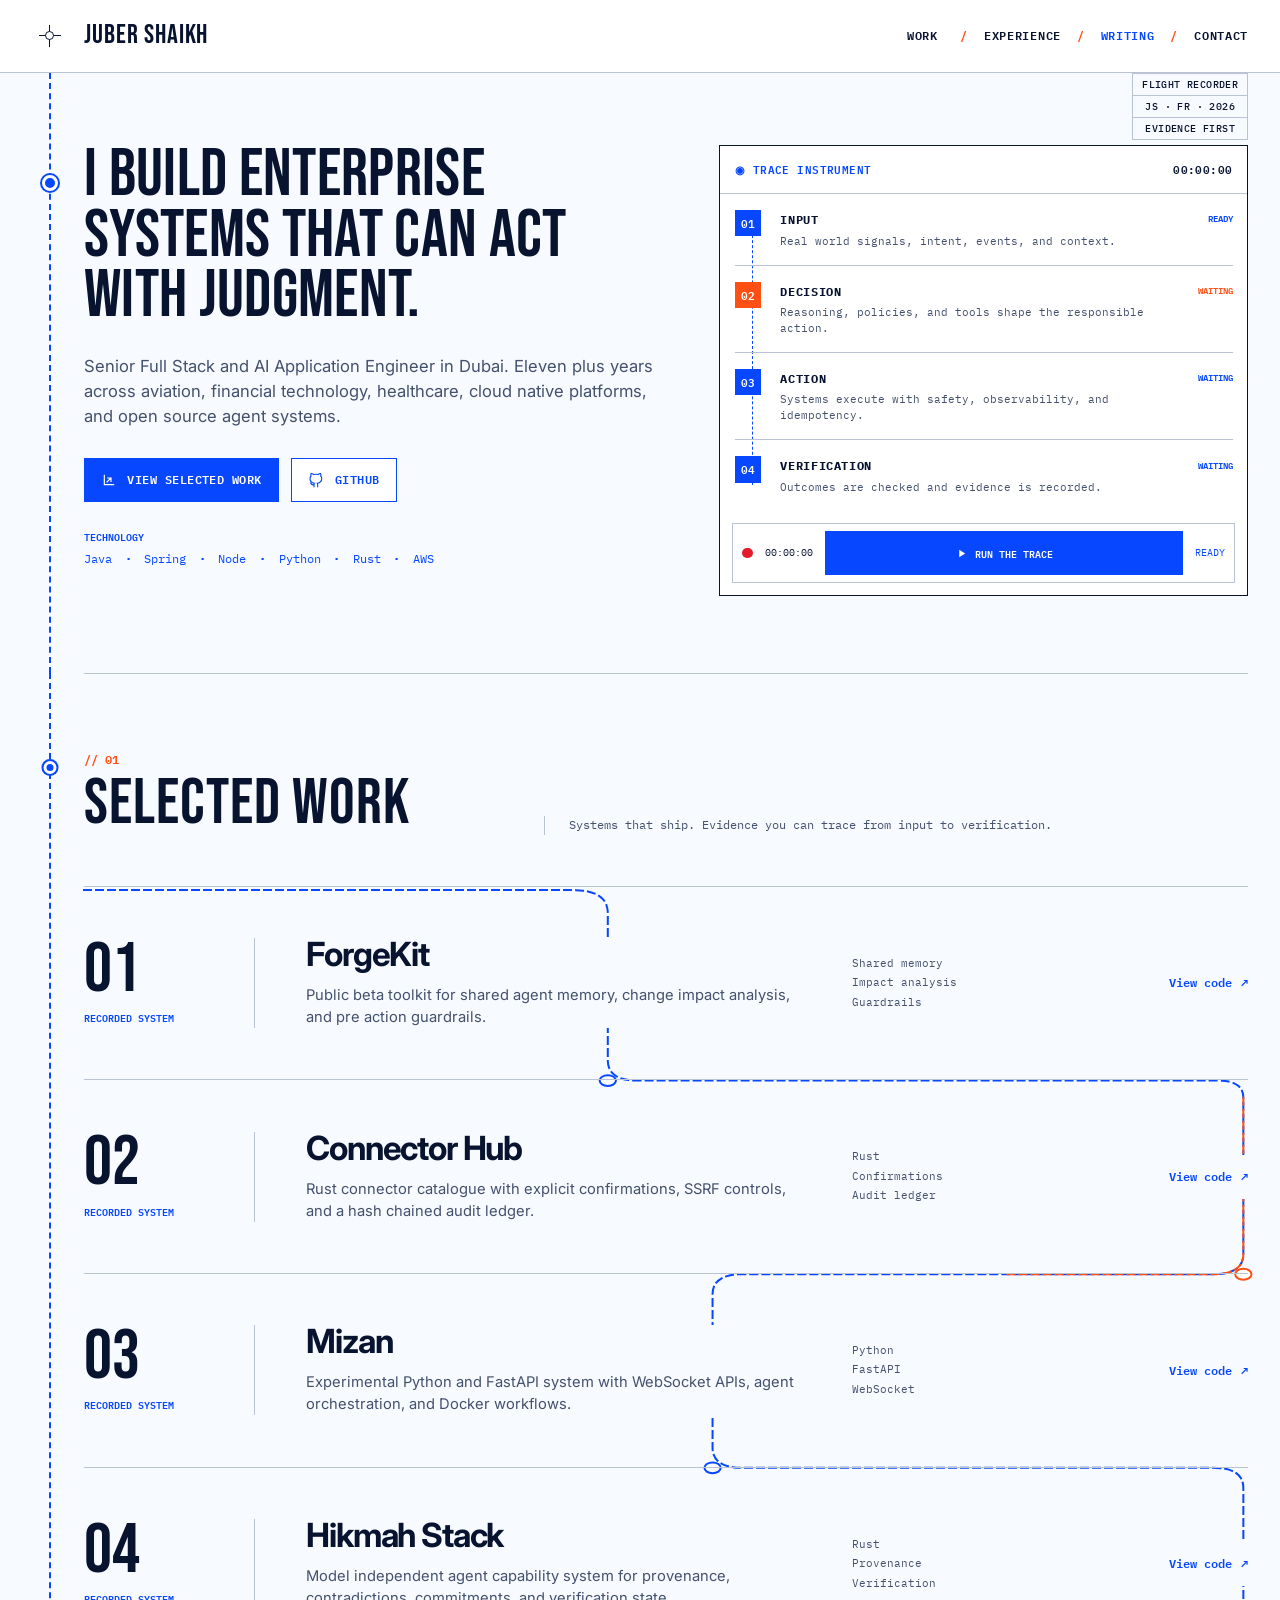
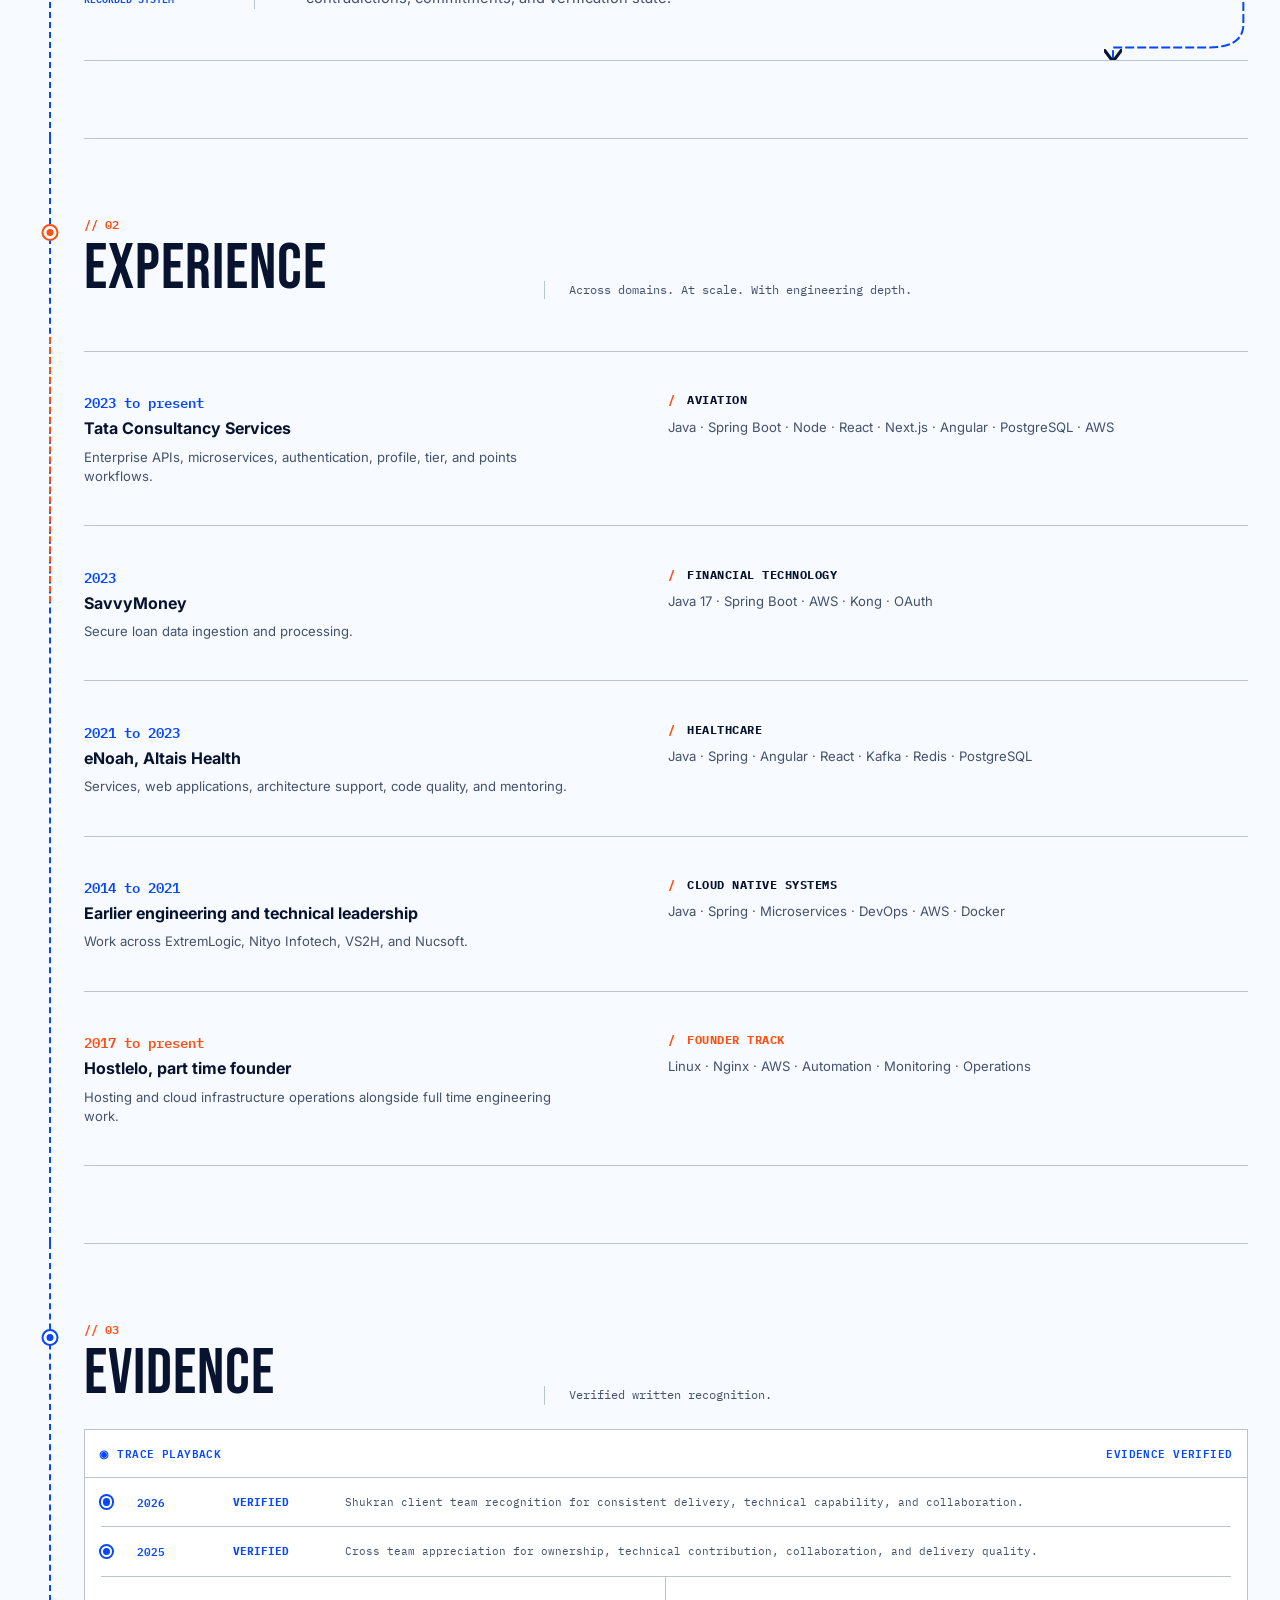
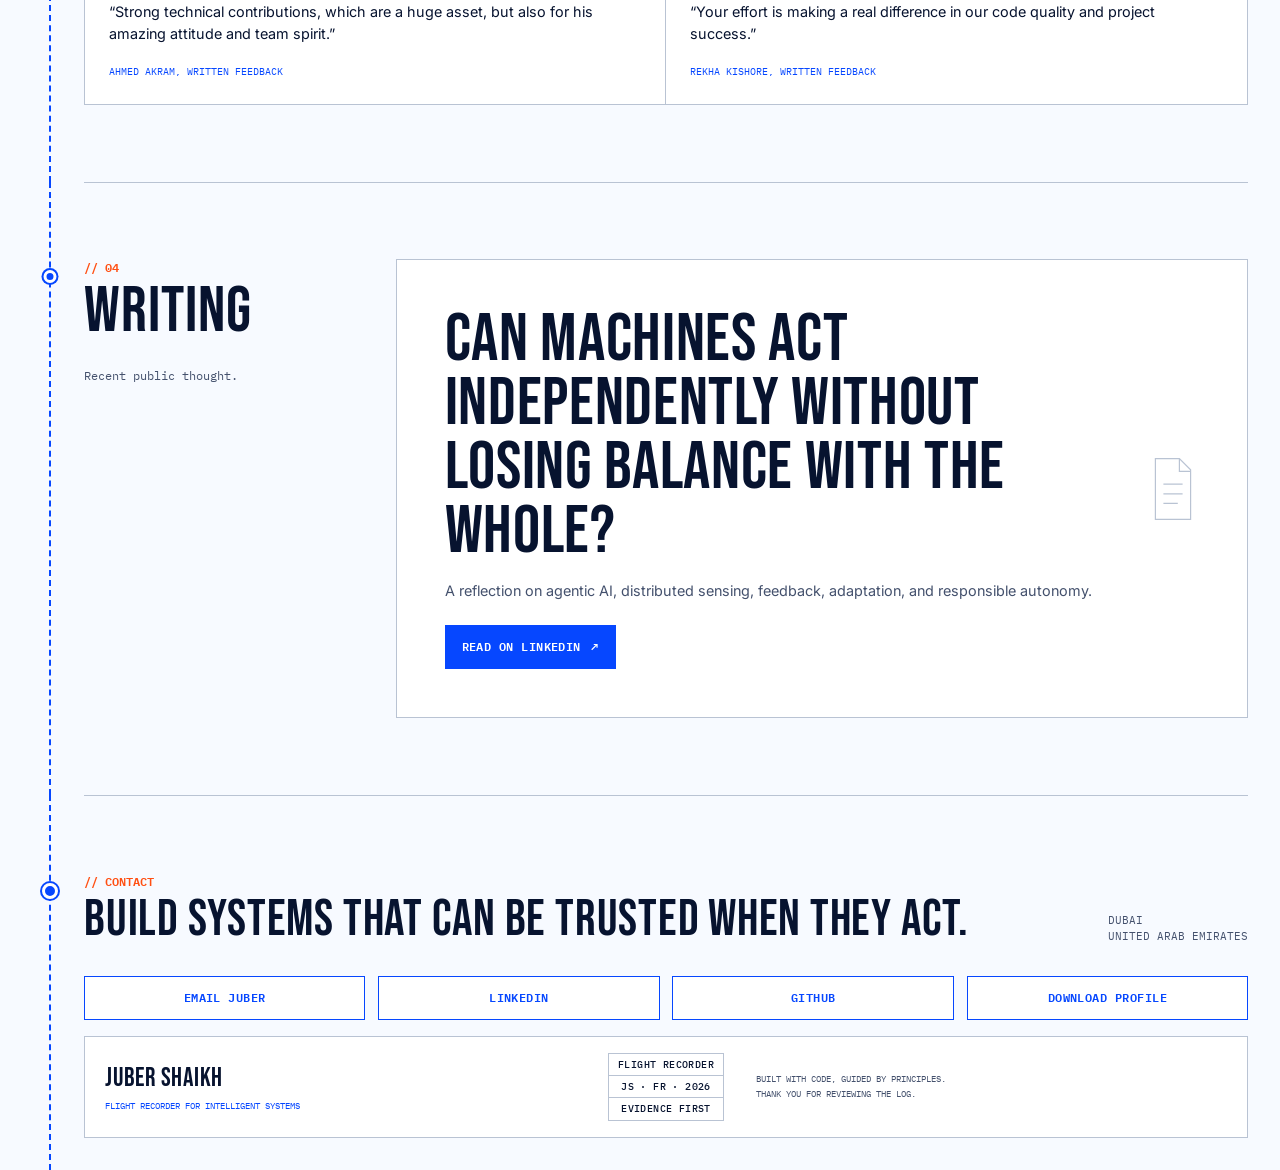
<file: index.html>
<!doctype html>
<html lang="en">
  <head>
    <meta charset="utf-8" />
    <meta name="viewport" content="width=device-width, initial-scale=1" />
    <meta name="theme-color" content="#f7faff" />
    <meta name="color-scheme" content="light" />
    <meta
      name="description"
      content="Senior Full Stack and AI Application Engineer in Dubai. Eleven plus years across aviation, financial technology, healthcare, cloud native platforms, and open source agent systems."
    />
    <meta name="author" content="Juber Shaikh" />
    <meta property="og:type" content="website" />
    <meta property="og:site_name" content="Juber Shaikh" />
    <meta property="og:title" content="I build enterprise systems that can act with judgment." />
    <meta
      property="og:description"
      content="Senior Full Stack and AI Application Engineer in Dubai. Eleven plus years across aviation, financial technology, healthcare, cloud native platforms, and open source agent systems."
    />
    <meta property="og:url" content="https://codewithjuber.github.io/" />
    <meta property="og:image" content="https://codewithjuber.github.io/assets/images/flight-recorder-og.png" />
    <meta property="og:image:width" content="1774" />
    <meta property="og:image:height" content="887" />
    <meta property="og:image:alt" content="Flight recorder visual for Juber Shaikh" />
    <meta name="twitter:card" content="summary_large_image" />
    <meta name="twitter:title" content="I build enterprise systems that can act with judgment." />
    <meta
      name="twitter:description"
      content="Senior Full Stack and AI Application Engineer in Dubai. Eleven plus years across aviation, financial technology, healthcare, cloud native platforms, and open source agent systems."
    />
    <meta name="twitter:image" content="https://codewithjuber.github.io/assets/images/flight-recorder-og.png" />
    <link rel="canonical" href="https://codewithjuber.github.io/" />
    <link rel="icon" href="./assets/favicon.svg" type="image/svg+xml" />
    <link rel="manifest" href="./site.webmanifest" />
    <link rel="preconnect" href="https://fonts.googleapis.com" />
    <link rel="preconnect" href="https://fonts.gstatic.com" crossorigin />
    <link
      href="https://fonts.googleapis.com/css2?family=Bebas+Neue&family=IBM+Plex+Mono:wght@400;500;600&family=Inter:wght@400;500;600;700&display=swap"
      rel="stylesheet"
    />
    <link rel="stylesheet" href="./styles.css" />
    <title>Juber Shaikh | Full Stack and AI Application Engineer</title>
    <script type="application/ld+json">
      {
        "@context": "https://schema.org",
        "@type": "Person",
        "name": "Juber Shaikh",
        "url": "https://codewithjuber.github.io/",
        "email": "mailto:zubairnuc@gmail.com",
        "jobTitle": "Senior Full Stack and AI Application Engineer",
        "description": "Eleven plus years across aviation, financial technology, healthcare, cloud native platforms, and open source agent systems.",
        "address": {
          "@type": "PostalAddress",
          "addressLocality": "Dubai"
        },
        "sameAs": [
          "https://www.linkedin.com/in/jubershaikh",
          "https://github.com/CodeWithJuber"
        ]
      }
    </script>
  </head>
  <body>
    <a class="skip-link" href="#main">Skip to content</a>

    <header class="site-header" data-header>
      <div class="header-shell">
        <span class="crosshair" aria-hidden="true"><span></span></span>
        <a class="identity" href="#top" aria-label="Juber Shaikh home">Juber Shaikh</a>

        <button
          class="menu-button"
          type="button"
          aria-expanded="false"
          aria-controls="site-navigation"
          aria-label="Open navigation"
          data-menu-button
        >
          <span class="menu-lines" aria-hidden="true"><i></i><i></i><i></i></span>
          <span>Menu</span>
        </button>

        <nav id="site-navigation" class="site-navigation" aria-label="Primary navigation" data-navigation>
          <a href="#work">Work</a>
          <a href="#experience">Experience</a>
          <a href="#writing">Writing</a>
          <a href="#contact">Contact</a>
        </nav>
      </div>
    </header>

    <main id="main">
      <section id="top" class="route-section hero-section" aria-labelledby="hero-title">
        <div class="route-rail" aria-hidden="true"><span class="route-node route-node-large"></span></div>
        <div class="route-content hero-layout">
          <div class="hero-copy">
            <div class="flight-stamp" aria-label="Flight recorder, evidence first">
              <span>Flight recorder</span>
              <span>JS · FR · 2026</span>
              <span>Evidence first</span>
            </div>
            <h1 id="hero-title">I build enterprise systems that can act with judgment.</h1>
            <p>
              Senior Full Stack and AI Application Engineer in Dubai. Eleven plus years across aviation,
              financial technology, healthcare, cloud native platforms, and open source agent systems.
            </p>
            <div class="hero-actions">
              <a class="button button-primary" href="#work">
                <svg viewBox="0 0 24 24" aria-hidden="true"><path d="M5 5v14h14M9 15l6-6M10 9h5v5" /></svg>
                View selected work
              </a>
              <a class="button button-secondary" href="https://github.com/CodeWithJuber">
                <svg viewBox="0 0 24 24" aria-hidden="true"><path d="M9 19c-4 1.2-4-2-5-2.5M14.5 22v-3.1c0-.9.1-1.4-.4-2 3.2-.4 6.5-1.6 6.5-7A5.5 5.5 0 0 0 19.1 6c.1-.4.7-1.8-.1-3.6 0 0-1.2-.4-3.8 1.4a13 13 0 0 0-6.8 0C5.8 2 4.6 2.4 4.6 2.4 3.8 4.2 4.4 5.6 4.5 6A5.5 5.5 0 0 0 3 9.9c0 5.4 3.3 6.6 6.5 7-.5.6-.5 1.2-.4 2V22" /></svg>
                GitHub
              </a>
            </div>
            <div class="technology-line">
              <span>Technology</span>
              <p>Java <b>·</b> Spring <b>·</b> Node <b>·</b> Python <b>·</b> Rust <b>·</b> AWS</p>
            </div>
          </div>

          <div class="trace-panel" data-trace-panel>
            <div class="instrument-header">
              <span><b aria-hidden="true">◉</b> Trace instrument</span>
              <time aria-label="Trace timer">00:00:00</time>
            </div>
            <ol class="trace-list">
              <li class="trace-step" data-trace-step>
                <span class="trace-number">01</span>
                <span class="trace-copy"><strong>Input</strong><small>Real world signals, intent, events, and context.</small></span>
                <span class="trace-status">Ready</span>
              </li>
              <li class="trace-step trace-step-decision" data-trace-step>
                <span class="trace-number">02</span>
                <span class="trace-copy"><strong>Decision</strong><small>Reasoning, policies, and tools shape the responsible action.</small></span>
                <span class="trace-status">Waiting</span>
              </li>
              <li class="trace-step" data-trace-step>
                <span class="trace-number">03</span>
                <span class="trace-copy"><strong>Action</strong><small>Systems execute with safety, observability, and idempotency.</small></span>
                <span class="trace-status">Waiting</span>
              </li>
              <li class="trace-step" data-trace-step>
                <span class="trace-number">04</span>
                <span class="trace-copy"><strong>Verification</strong><small>Outcomes are checked and evidence is recorded.</small></span>
                <span class="trace-status">Waiting</span>
              </li>
            </ol>
            <div class="instrument-controls">
              <span class="record-dot" aria-hidden="true"></span>
              <span class="control-time" aria-hidden="true">00:00:00</span>
              <button class="trace-button" type="button" aria-pressed="false" data-trace-button>
                <svg viewBox="0 0 24 24" aria-hidden="true"><path d="m8 5 11 7-11 7z" /></svg>
                <span>Run the trace</span>
              </button>
              <span class="trace-live" aria-live="polite" data-trace-live>Ready</span>
            </div>
          </div>
        </div>
      </section>

      <section id="work" class="route-section work-section" aria-labelledby="work-title">
        <div class="route-rail" aria-hidden="true"><span class="route-node"></span></div>
        <div class="route-content section-content">
          <div class="section-heading">
            <div><span>// 01</span><h2 id="work-title">Selected work</h2></div>
            <p>Systems that ship. Evidence you can trace from input to verification.</p>
          </div>

          <div class="project-list">
            <svg class="work-flight-path" viewBox="0 0 1000 1000" preserveAspectRatio="none" aria-hidden="true">
              <defs>
                <marker id="landing-arrow" markerWidth="8" markerHeight="8" refX="6" refY="4" orient="auto">
                  <path d="M0 0L8 4L0 8" fill="none" stroke="currentColor" stroke-width="1.5" />
                </marker>
              </defs>
              <path class="flight-path-main" d="M0 4H420Q450 4 450 34V224Q450 250 476 250H974Q996 250 996 272V474Q996 500 970 500H566Q540 500 540 526V724Q540 750 566 750H970Q996 750 996 776V952Q996 982 966 982H884V996" marker-end="url(#landing-arrow)" />
              <path class="flight-path-signal" d="M996 272V474Q996 500 970 500H790" />
              <circle class="flight-node" cx="450" cy="250" r="7" />
              <circle class="flight-node flight-node-signal" cx="996" cy="500" r="7" />
              <circle class="flight-node" cx="540" cy="750" r="7" />
            </svg>
            <article class="project-row">
              <div class="project-index"><strong>01</strong><span>Recorded system</span></div>
              <div class="project-copy"><h3>ForgeKit</h3><p>Public beta toolkit for shared agent memory, change impact analysis, and pre action guardrails.</p></div>
              <p class="project-facts">Shared memory<br />Impact analysis<br />Guardrails</p>
              <a class="text-link" href="https://github.com/CodeWithJuber/forgekit">View code <span aria-hidden="true">↗</span></a>
            </article>

            <article class="project-row">
              <div class="project-index"><strong>02</strong><span>Recorded system</span></div>
              <div class="project-copy"><h3>Connector Hub</h3><p>Rust connector catalogue with explicit confirmations, SSRF controls, and a hash chained audit ledger.</p></div>
              <p class="project-facts">Rust<br />Confirmations<br />Audit ledger</p>
              <a class="text-link" href="https://github.com/CodeWithJuber/connector-hub">View code <span aria-hidden="true">↗</span></a>
            </article>

            <article class="project-row">
              <div class="project-index"><strong>03</strong><span>Recorded system</span></div>
              <div class="project-copy"><h3>Mizan</h3><p>Experimental Python and FastAPI system with WebSocket APIs, agent orchestration, and Docker workflows.</p></div>
              <p class="project-facts">Python<br />FastAPI<br />WebSocket</p>
              <a class="text-link" href="https://github.com/CodeWithJuber/mizan">View code <span aria-hidden="true">↗</span></a>
            </article>

            <article class="project-row">
              <div class="project-index"><strong>04</strong><span>Recorded system</span></div>
              <div class="project-copy"><h3>Hikmah Stack</h3><p>Model independent agent capability system for provenance, contradictions, commitments, and verification state.</p></div>
              <p class="project-facts">Rust<br />Provenance<br />Verification</p>
              <a class="text-link" href="https://github.com/CodeWithJuber/hikmah-stack">View code <span aria-hidden="true">↗</span></a>
            </article>
          </div>
        </div>
      </section>

      <section id="experience" class="route-section experience-section" aria-labelledby="experience-title">
        <div class="route-rail route-rail-orange" aria-hidden="true"><span class="route-node"></span></div>
        <div class="route-content section-content">
          <details class="experience-details" data-experience-details open>
            <summary class="section-heading experience-summary">
              <div><span>// 02</span><h2 id="experience-title">Experience</h2></div>
              <p>Across domains. At scale. With engineering depth.</p>
              <svg viewBox="0 0 24 24" aria-hidden="true"><path d="m8 4 8 8-8 8" /></svg>
            </summary>

            <div class="experience-list">
              <article class="experience-item">
                <div class="experience-copy"><time>2023 to present</time><h3>Tata Consultancy Services</h3><p>Enterprise APIs, microservices, authentication, profile, tier, and points workflows.</p></div>
                <div class="domain-ledger"><strong>Aviation</strong><p>Java · Spring Boot · Node · React · Next.js · Angular · PostgreSQL · AWS</p></div>
              </article>
              <article class="experience-item">
                <div class="experience-copy"><time>2023</time><h3>SavvyMoney</h3><p>Secure loan data ingestion and processing.</p></div>
                <div class="domain-ledger"><strong>Financial technology</strong><p>Java 17 · Spring Boot · AWS · Kong · OAuth</p></div>
              </article>
              <article class="experience-item">
                <div class="experience-copy"><time>2021 to 2023</time><h3>eNoah, Altais Health</h3><p>Services, web applications, architecture support, code quality, and mentoring.</p></div>
                <div class="domain-ledger"><strong>Healthcare</strong><p>Java · Spring · Angular · React · Kafka · Redis · PostgreSQL</p></div>
              </article>
              <article class="experience-item">
                <div class="experience-copy"><time>2014 to 2021</time><h3>Earlier engineering and technical leadership</h3><p>Work across ExtremLogic, Nityo Infotech, VS2H, and Nucsoft.</p></div>
                <div class="domain-ledger"><strong>Cloud native systems</strong><p>Java · Spring · Microservices · DevOps · AWS · Docker</p></div>
              </article>
              <article class="experience-item experience-founder">
                <div class="experience-copy"><time>2017 to present</time><h3>Hostlelo, part time founder</h3><p>Hosting and cloud infrastructure operations alongside full time engineering work.</p></div>
                <div class="domain-ledger"><strong>Founder track</strong><p>Linux · Nginx · AWS · Automation · Monitoring · Operations</p></div>
              </article>
            </div>
          </details>
        </div>
      </section>

      <section id="evidence" class="route-section evidence-section" aria-labelledby="evidence-title">
        <div class="route-rail" aria-hidden="true"><span class="route-node"></span></div>
        <div class="route-content section-content">
          <div class="section-heading compact-heading"><div><span>// 03</span><h2 id="evidence-title">Evidence</h2></div><p>Verified written recognition.</p></div>
          <div class="evidence-panel">
            <div class="evidence-toolbar"><span>◉ Trace playback</span><span>Evidence verified</span></div>
            <div class="evidence-event"><span class="verified-node" aria-hidden="true"></span><time>2026</time><strong>Verified</strong><p>Shukran client team recognition for consistent delivery, technical capability, and collaboration.</p></div>
            <div class="evidence-event"><span class="verified-node" aria-hidden="true"></span><time>2025</time><strong>Verified</strong><p>Cross team appreciation for ownership, technical contribution, collaboration, and delivery quality.</p></div>
            <div class="quote-grid">
              <figure><blockquote>“Strong technical contributions, which are a huge asset, but also for his amazing attitude and team spirit.”</blockquote><figcaption>Ahmed Akram, written feedback</figcaption></figure>
              <figure><blockquote>“Your effort is making a real difference in our code quality and project success.”</blockquote><figcaption>Rekha Kishore, written feedback</figcaption></figure>
            </div>
          </div>
        </div>
      </section>

      <section id="writing" class="route-section writing-section" aria-labelledby="writing-title">
        <div class="route-rail" aria-hidden="true"><span class="route-node"></span></div>
        <div class="route-content section-content writing-layout">
          <div class="section-heading compact-heading"><div><span>// 04</span><h2 id="writing-title">Writing</h2></div><p>Recent public thought.</p></div>
          <article class="writing-card">
            <div>
              <h3>Can machines act independently without losing balance with the whole?</h3>
              <p>A reflection on agentic AI, distributed sensing, feedback, adaptation, and responsible autonomy.</p>
              <a class="button button-primary" href="https://www.linkedin.com/feed/update/urn:li:activity:7494684550183161856/">Read on LinkedIn <span aria-hidden="true">↗</span></a>
            </div>
            <svg class="document-icon" viewBox="0 0 64 80" aria-hidden="true"><path d="M10 2h30l14 14v62H10zM40 2v16h14M20 34h24M20 46h24M20 58h18" /></svg>
          </article>
        </div>
      </section>

      <section id="contact" class="route-section contact-section" aria-labelledby="contact-title">
        <div class="route-rail" aria-hidden="true"><span class="route-node route-node-large"></span></div>
        <div class="route-content section-content">
          <div class="contact-head">
            <div><span>// Contact</span><h2 id="contact-title">Build systems that can be trusted when they act.</h2></div>
            <p>Dubai<br />United Arab Emirates</p>
          </div>
          <div class="contact-actions">
            <a class="button button-secondary" href="mailto:zubairnuc@gmail.com">Email Juber</a>
            <a class="button button-secondary" href="https://www.linkedin.com/in/jubershaikh">LinkedIn</a>
            <a class="button button-secondary" href="https://github.com/CodeWithJuber">GitHub</a>
            <a class="button button-secondary" href="./assets/resume/Juber_Shaikh_Public_Resume.pdf" download>Download profile</a>
          </div>
          <footer class="site-footer">
            <div><strong>Juber Shaikh</strong><span>Flight recorder for intelligent systems</span></div>
            <div class="footer-stamp"><span>Flight recorder</span><span>JS · FR · 2026</span><span>Evidence first</span></div>
            <p>Built with code, guided by principles.<br />Thank you for reviewing the log.</p>
          </footer>
        </div>
      </section>
    </main>

    <script src="./script.js" defer></script>
  </body>
</html>
</file>
<file: styles.css>
:root {
  --canvas: #f7faff;
  --surface: #ffffff;
  --ink: #07132f;
  --blue: #0647ff;
  --blue-deep: #0034d6;
  --orange: #ff4f12;
  --muted: #44516d;
  --rule: #b9c3d3;
  --soft: #eef3ff;
  --red: #e21b2d;
  --display: "Bebas Neue", "Arial Narrow", sans-serif;
  --body: "Inter", "Segoe UI", sans-serif;
  --mono: "IBM Plex Mono", "Cascadia Mono", monospace;
  --shell: min(calc(100% - 64px), 1360px);
}

*,
*::before,
*::after {
  box-sizing: border-box;
}

html {
  scroll-behavior: smooth;
  scroll-padding-top: 5rem;
}

body {
  margin: 0;
  overflow-x: clip;
  background: var(--canvas);
  color: var(--ink);
  font-family: var(--body);
  font-size: 1rem;
  line-height: 1.5;
  text-rendering: optimizeLegibility;
}

a { color: inherit; }

button,
a,
summary { -webkit-tap-highlight-color: transparent; }

button { color: inherit; font: inherit; }
svg { display: block; max-width: 100%; }

p,
h1,
h2,
h3,
blockquote,
figcaption,
a,
span { overflow-wrap: break-word; }

.skip-link {
  position: fixed;
  z-index: 100;
  top: 0.75rem;
  left: 0.75rem;
  padding: 0.7rem 1rem;
  background: var(--ink);
  color: var(--surface);
  transform: translateY(-200%);
}

.skip-link:focus { transform: translateY(0); }
:focus-visible { outline: 3px solid var(--blue); outline-offset: 4px; }

.site-header {
  position: sticky;
  z-index: 30;
  top: 0;
  border-bottom: 1px solid var(--rule);
  background: var(--surface);
}

.header-shell {
  display: grid;
  grid-template-columns: 36px minmax(0, 1fr) auto;
  column-gap: 16px;
  align-items: center;
  width: var(--shell);
  min-height: 4.5rem;
  margin: 0 auto;
}

.crosshair {
  position: relative;
  display: block;
  width: 22px;
  height: 22px;
  justify-self: center;
}

.crosshair::before,
.crosshair::after { position: absolute; background: var(--ink); content: ""; }
.crosshair::before { top: 10px; right: 0; left: 0; height: 1px; }
.crosshair::after { top: 0; bottom: 0; left: 10px; width: 1px; }

.crosshair span {
  position: absolute;
  z-index: 1;
  top: 6px;
  left: 6px;
  width: 9px;
  height: 9px;
  border: 1px solid var(--ink);
  border-radius: 50%;
  background: var(--surface);
}

.identity {
  display: inline-flex;
  min-height: 44px;
  align-items: center;
  min-width: 0;
  font-family: var(--display);
  font-size: 1.7rem;
  letter-spacing: 0.035em;
  line-height: 1;
  text-decoration: none;
  text-transform: uppercase;
}

.site-navigation { display: flex; align-items: center; gap: 1rem; }

.site-navigation a {
  display: inline-flex;
  min-width: 44px;
  min-height: 44px;
  align-items: center;
  justify-content: center;
  color: var(--ink);
  font-family: var(--mono);
  font-size: 0.72rem;
  font-weight: 600;
  letter-spacing: 0.06em;
  text-decoration: none;
  text-transform: uppercase;
}

.site-navigation a + a::before { margin-right: 1rem; color: var(--orange); content: "/"; }
.site-navigation a:hover,
.site-navigation a.is-current { color: var(--blue); }

.menu-button {
  display: none;
  min-width: 44px;
  min-height: 44px;
  align-items: center;
  justify-content: center;
  gap: 0.55rem;
  padding: 0.55rem 0.7rem;
  border: 1px solid var(--ink);
  background: var(--surface);
  cursor: pointer;
  font-family: var(--mono);
  font-size: 0.72rem;
  font-weight: 600;
  text-transform: uppercase;
}

.menu-lines { display: grid; width: 16px; gap: 3px; }
.menu-lines i { display: block; width: 100%; height: 1px; background: currentColor; transition: transform 180ms ease, opacity 180ms ease; }
.menu-button[aria-expanded="true"] .menu-lines i:first-child { transform: translateY(4px) rotate(45deg); }
.menu-button[aria-expanded="true"] .menu-lines i:nth-child(2) { opacity: 0; }
.menu-button[aria-expanded="true"] .menu-lines i:last-child { transform: translateY(-4px) rotate(-45deg); }

.route-section {
  display: grid;
  grid-template-columns: 36px minmax(0, 1fr);
  column-gap: 16px;
  width: var(--shell);
  margin: 0 auto;
}

.route-rail,
.route-content,
.hero-layout > *,
.project-row > *,
.experience-item > *,
.section-heading > *,
.contact-head > * { min-width: 0; }

.route-rail { position: relative; }
.route-rail::before { position: absolute; top: 0; bottom: 0; left: 50%; border-left: 2px dashed var(--blue); content: ""; transform: translateX(-1px); }
.route-rail-orange::after {
  position: absolute;
  z-index: 1;
  top: 18%;
  left: 50%;
  height: 24%;
  border-left: 2px dashed var(--orange);
  content: "";
  transform: translateX(-1px);
}

.route-node {
  position: absolute;
  z-index: 2;
  top: 5.5rem;
  left: 50%;
  width: 13px;
  height: 13px;
  border: 3px solid var(--surface);
  border-radius: 50%;
  background: var(--blue);
  box-shadow: 0 0 0 2px var(--blue);
  transform: translateX(-50%);
}

.route-rail-orange .route-node { background: var(--orange); box-shadow: 0 0 0 2px var(--orange); }
.route-node-large { width: 16px; height: 16px; }
.hero-section .route-node { top: 6.4rem; }

.hero-layout {
  position: relative;
  display: grid;
  grid-template-columns: minmax(0, 1.05fr) minmax(30rem, 0.95fr);
  gap: clamp(2.5rem, 4vw, 4rem);
  align-items: start;
  padding: clamp(4.5rem, 5vw, 5rem) 0 clamp(4rem, 6vw, 5.5rem);
}

.hero-copy { position: static; padding-top: 0; }

.flight-stamp,
.footer-stamp {
  display: grid;
  width: max-content;
  max-width: 100%;
  border-top: 1px solid var(--rule);
  border-right: 1px solid var(--rule);
  border-left: 1px solid var(--rule);
  color: var(--ink);
  font-family: var(--mono);
  font-size: 0.62rem;
  font-weight: 500;
  letter-spacing: 0.04em;
  line-height: 1;
  text-align: center;
  text-transform: uppercase;
}

.flight-stamp { position: absolute; top: 0; right: 0; }
.flight-stamp span,
.footer-stamp span { padding: 0.35rem 0.55rem; border-bottom: 1px solid var(--rule); }

.hero-copy h1 {
  max-width: 43rem;
  margin: 0;
  font-family: var(--display);
  font-size: clamp(4rem, 5.2vw, 5rem);
  font-weight: 400;
  letter-spacing: 0.005em;
  line-height: 0.91;
  text-transform: uppercase;
  text-wrap: initial;
}

.hero-copy > p { max-width: 40rem; margin: 1.7rem 0 0; color: var(--muted); font-size: clamp(1rem, 1.3vw, 1.12rem); line-height: 1.5; }
.hero-actions { display: flex; flex-wrap: wrap; gap: 0.8rem; margin-top: 1.8rem; }

.button {
  display: inline-flex;
  min-height: 44px;
  align-items: center;
  justify-content: center;
  gap: 0.65rem;
  padding: 0.7rem 1rem;
  border: 1px solid var(--blue);
  background: var(--surface);
  color: var(--blue);
  font-family: var(--mono);
  font-size: 0.72rem;
  font-weight: 600;
  letter-spacing: 0.04em;
  line-height: 1.2;
  text-align: center;
  text-decoration: none;
  text-transform: uppercase;
  transition: background-color 160ms ease, color 160ms ease, transform 160ms ease;
}

.button svg { width: 1rem; height: 1rem; fill: none; stroke: currentColor; stroke-linecap: square; stroke-linejoin: miter; stroke-width: 1.7; }
.button-primary { background: var(--blue); color: var(--surface); }
.button:hover { background: var(--blue-deep); color: var(--surface); transform: translateY(-2px); }

.technology-line { margin-top: 1.7rem; color: var(--blue); font-family: var(--mono); font-size: 0.72rem; }
.technology-line > span { display: block; margin-bottom: 0.35rem; font-size: 0.64rem; font-weight: 600; text-transform: uppercase; }
.technology-line p { margin: 0; }
.technology-line b { margin: 0 0.35rem; color: var(--blue); }

.trace-panel { width: 100%; max-width: 100%; border: 1px solid var(--ink); background: var(--surface); }

.instrument-header,
.evidence-toolbar {
  display: flex;
  min-width: 0;
  align-items: center;
  justify-content: space-between;
  gap: 1rem;
  min-height: 3rem;
  padding: 0.65rem 0.9rem;
  border-bottom: 1px solid var(--rule);
  color: var(--blue);
  font-family: var(--mono);
  font-size: 0.68rem;
  font-weight: 600;
  letter-spacing: 0.04em;
  text-transform: uppercase;
}

.instrument-header time { flex: 0 0 auto; color: var(--ink); }
.trace-list { position: relative; margin: 0; padding: 0 0.9rem; list-style: none; }
.trace-list::before { position: absolute; top: 1.65rem; bottom: 1.65rem; left: 2rem; border-left: 1px dashed var(--blue); content: ""; }

.trace-step {
  position: relative;
  display: grid;
  grid-template-columns: 2rem minmax(0, 1fr) auto;
  gap: 0.85rem;
  align-items: start;
  min-width: 0;
  padding: 1rem 0;
  border-bottom: 1px solid var(--rule);
}

.trace-step:last-child { border-bottom: 0; }

.trace-number {
  position: relative;
  z-index: 1;
  display: grid;
  width: 1.65rem;
  height: 1.65rem;
  place-items: center;
  background: var(--blue);
  color: var(--surface);
  font-family: var(--mono);
  font-size: 0.66rem;
  font-weight: 600;
}

.trace-step-decision .trace-number { background: var(--orange); }
.trace-copy { display: grid; min-width: 0; gap: 0.3rem; }
.trace-copy strong { font-family: var(--mono); font-size: 0.78rem; letter-spacing: 0.05em; text-transform: uppercase; }
.trace-copy small { color: var(--muted); font-family: var(--mono); font-size: 0.66rem; line-height: 1.45; }
.trace-status { padding-top: 0.15rem; color: var(--blue); font-family: var(--mono); font-size: 0.58rem; font-weight: 600; text-transform: uppercase; }
.trace-step-decision .trace-status { color: var(--orange); }
.trace-step.is-active { background: var(--soft); }
.trace-step.is-active .trace-status::before { content: "● "; }

.instrument-controls {
  display: grid;
  grid-template-columns: auto auto minmax(9rem, 1fr) auto;
  gap: 0.75rem;
  align-items: center;
  margin: 0.75rem;
  padding: 0.45rem 0.55rem;
  border: 1px solid var(--rule);
  font-family: var(--mono);
  font-size: 0.62rem;
}

.record-dot { width: 0.65rem; height: 0.65rem; border-radius: 50%; background: var(--red); }
.control-time { white-space: nowrap; }

.trace-button {
  display: inline-flex;
  min-width: 0;
  min-height: 44px;
  align-items: center;
  justify-content: center;
  gap: 0.45rem;
  padding: 0.45rem 0.75rem;
  border: 0;
  background: var(--blue);
  color: var(--surface);
  cursor: pointer;
  font-family: var(--mono);
  font-size: 0.62rem;
  font-weight: 600;
  text-transform: uppercase;
}

.trace-button svg { width: 0.8rem; height: 0.8rem; fill: currentColor; stroke: none; }
.trace-live { color: var(--blue); text-align: right; text-transform: uppercase; }

.section-content { padding: clamp(4rem, 6vw, 5.5rem) 0; border-top: 1px solid var(--rule); }

.section-heading {
  display: grid;
  grid-template-columns: minmax(15rem, 0.72fr) minmax(0, 1.28fr);
  gap: clamp(2rem, 5vw, 5rem);
  align-items: end;
  margin-bottom: clamp(2rem, 4vw, 3.5rem);
}

.section-heading span,
.contact-head > div > span { display: block; margin-bottom: 0.35rem; color: var(--orange); font-family: var(--mono); font-size: 0.72rem; font-weight: 600; text-transform: uppercase; }

.section-heading h2,
.contact-head h2 { margin: 0; font-family: var(--display); font-size: clamp(2.8rem, 5vw, 4.3rem); font-weight: 400; letter-spacing: 0.015em; line-height: 0.95; text-transform: uppercase; }

.section-heading > p { max-width: 32rem; margin: 0; padding-left: 1.5rem; border-left: 1px solid var(--rule); color: var(--muted); font-family: var(--mono); font-size: 0.76rem; }
.project-list { position: relative; border-top: 1px solid var(--rule); }

.work-flight-path {
  position: absolute;
  z-index: 0;
  inset: 0;
  width: 100%;
  height: 100%;
  overflow: visible;
  color: var(--ink);
  pointer-events: none;
}

.flight-path-main,
.flight-path-signal {
  fill: none;
  stroke: var(--blue);
  stroke-dasharray: 7 5;
  stroke-linecap: square;
  stroke-linejoin: round;
  stroke-width: 2;
  vector-effect: non-scaling-stroke;
}

.flight-path-signal { stroke: var(--orange); }
.flight-node { fill: var(--surface); stroke: var(--blue); stroke-width: 2; vector-effect: non-scaling-stroke; }
.flight-node-signal { stroke: var(--orange); }

.project-row {
  position: relative;
  z-index: 1;
  display: grid;
  grid-template-columns: minmax(6rem, 0.45fr) minmax(15rem, 1.3fr) minmax(10rem, 0.7fr) auto;
  gap: clamp(1.5rem, 4vw, 3.5rem);
  align-items: center;
  min-width: 0;
  padding: clamp(2rem, 4vw, 3.2rem) 0;
  border-bottom: 1px solid var(--rule);
}

.project-index,
.project-copy,
.project-facts,
.project-row .text-link { position: relative; z-index: 2; background: var(--canvas); }

.project-index { display: grid; align-self: stretch; align-content: center; padding-right: 1rem; border-right: 1px solid var(--rule); }
.project-index strong { font-family: var(--display); font-size: clamp(3.1rem, 5.5vw, 5.4rem); font-weight: 400; line-height: 0.8; }
.project-index span { margin-top: 0.75rem; color: var(--blue); font-family: var(--mono); font-size: 0.6rem; font-weight: 600; text-transform: uppercase; }
.project-copy h3 { margin: 0; font-size: clamp(1.55rem, 2.6vw, 2.2rem); letter-spacing: -0.035em; line-height: 1; }
.project-copy p { max-width: 34rem; margin: 0.8rem 0 0; color: var(--muted); font-size: 0.92rem; }
.project-facts { margin: 0; color: var(--muted); font-family: var(--mono); font-size: 0.68rem; line-height: 1.8; }

.text-link {
  display: inline-flex;
  min-height: 44px;
  align-items: center;
  gap: 0.55rem;
  color: var(--blue);
  font-family: var(--mono);
  font-size: 0.72rem;
  font-weight: 600;
  text-decoration: none;
  white-space: nowrap;
}

.text-link span { transition: transform 160ms ease; }
.text-link:hover span,
.text-link:focus-visible span { transform: translate(3px, -3px); }

.experience-details summary { cursor: default; list-style: none; }
.experience-details summary::-webkit-details-marker { display: none; }
.experience-summary svg { display: none; width: 1.5rem; height: 1.5rem; fill: none; stroke: var(--blue); stroke-width: 1.5; transition: transform 180ms ease; }
.experience-list { border-top: 1px solid var(--rule); }

.experience-item {
  display: grid;
  grid-template-columns: minmax(0, 0.92fr) minmax(0, 1.08fr);
  gap: clamp(2rem, 7vw, 7rem);
  padding: clamp(1.6rem, 3vw, 2.5rem) 0;
  border-bottom: 1px solid var(--rule);
}

.experience-copy time { color: var(--blue); font-family: var(--mono); font-size: 0.88rem; font-weight: 600; }
.experience-copy h3 { margin: 0.25rem 0 0; font-size: 1rem; line-height: 1.3; }
.experience-copy p,
.domain-ledger p { margin: 0.55rem 0 0; color: var(--muted); font-size: 0.82rem; line-height: 1.5; }
.domain-ledger strong { display: block; font-family: var(--mono); font-size: 0.78rem; letter-spacing: 0.04em; text-transform: uppercase; }
.domain-ledger strong::before { margin-right: 0.75rem; color: var(--orange); content: "/"; }
.experience-founder time,
.experience-founder .domain-ledger strong { color: var(--orange); }
.compact-heading { margin-bottom: 1.5rem; }

.evidence-panel,
.writing-card,
.site-footer { border: 1px solid var(--rule); background: var(--surface); }

.evidence-event {
  display: grid;
  grid-template-columns: 1.25rem 5rem 6rem minmax(0, 1fr);
  gap: 1rem;
  align-items: center;
  min-width: 0;
  margin: 0 1rem;
  padding: 1rem 0;
  border-bottom: 1px solid var(--rule);
  font-family: var(--mono);
  font-size: 0.7rem;
}

.verified-node { display: block; width: 0.7rem; height: 0.7rem; border: 2px solid var(--surface); border-radius: 50%; background: var(--blue); box-shadow: 0 0 0 2px var(--blue); }
.evidence-event time { color: var(--blue); font-weight: 600; }
.evidence-event strong { color: var(--blue); text-transform: uppercase; }
.evidence-event p { margin: 0; color: var(--muted); }
.quote-grid { display: grid; grid-template-columns: repeat(2, minmax(0, 1fr)); }
.quote-grid figure { display: grid; min-width: 0; margin: 0; padding: 1.5rem; border-right: 1px solid var(--rule); }
.quote-grid figure:last-child { border-right: 0; }
.quote-grid blockquote { margin: 0; font-size: 0.9rem; line-height: 1.55; }
.quote-grid figcaption { margin-top: 1.2rem; color: var(--blue); font-family: var(--mono); font-size: 0.62rem; text-transform: uppercase; }

.writing-layout { display: grid; grid-template-columns: minmax(13rem, 0.45fr) minmax(0, 1.55fr); gap: clamp(2rem, 5vw, 5rem); align-items: start; }
.writing-layout .section-heading { display: block; margin: 0; }
.writing-layout .section-heading > p { margin-top: 1.5rem; padding: 0; border: 0; }
.writing-card { display: grid; grid-template-columns: minmax(0, 1fr) auto; gap: 2rem; align-items: center; padding: clamp(1.5rem, 4vw, 3rem); }
.writing-card h3 { max-width: 46rem; margin: 0; font-family: var(--display); font-size: clamp(2.7rem, 5.3vw, 4.8rem); font-weight: 400; letter-spacing: 0.01em; line-height: 0.94; text-transform: uppercase; }
.writing-card p { max-width: 42rem; margin: 1rem 0 1.5rem; color: var(--muted); font-size: 0.9rem; }
.document-icon { width: 3.25rem; height: 4rem; fill: none; stroke: var(--rule); stroke-width: 1.5; }

.contact-section .section-content { padding-bottom: 2rem; }
.contact-head { display: grid; grid-template-columns: minmax(0, 1fr) auto; gap: 2rem; align-items: end; }
.contact-head h2 { max-width: none; font-size: clamp(3.1rem, 4vw, 3.8rem); }
.contact-head > p { margin: 0; color: var(--muted); font-family: var(--mono); font-size: 0.68rem; text-transform: uppercase; }
.contact-actions { display: grid; grid-template-columns: repeat(4, minmax(0, 1fr)); gap: 0.8rem; margin-top: 2rem; }

.site-footer {
  display: grid;
  grid-template-columns: minmax(0, 1fr) auto minmax(0, 1fr);
  gap: 2rem;
  align-items: center;
  margin-top: 1rem;
  padding: 1rem 1.25rem;
}

.site-footer > div:first-child { display: grid; }
.site-footer > div:first-child strong { font-family: var(--display); font-size: 1.6rem; font-weight: 400; letter-spacing: 0.03em; text-transform: uppercase; }
.site-footer > div:first-child span,
.site-footer > p { color: var(--blue); font-family: var(--mono); font-size: 0.58rem; line-height: 1.6; text-transform: uppercase; }
.site-footer > p { margin: 0; color: var(--muted); }

.error-page { min-height: 100vh; background: var(--canvas); color: var(--ink); }
.error-content { display: flex; width: var(--shell); min-height: 100vh; margin: 0 auto; padding: 3rem 0; flex-direction: column; align-items: flex-start; justify-content: space-between; }
.error-content > strong { color: var(--blue); font-family: var(--display); font-size: clamp(9rem, 28vw, 25rem); font-weight: 400; line-height: 0.75; }
.error-content > p { max-width: 38rem; margin: 2rem 0; font-family: var(--display); font-size: clamp(2.5rem, 7vw, 5rem); line-height: 0.95; text-transform: uppercase; }

@media (max-width: 960px) {
  .hero-layout { grid-template-columns: minmax(0, 1fr); }
  .hero-copy { position: relative; padding-top: 4.5rem; }
  .hero-copy h1 { max-width: 48rem; }
  .trace-panel { max-width: 44rem; }
  .work-flight-path { display: none; }
  .project-row { grid-template-columns: 5.5rem minmax(0, 1fr) auto; }
  .project-facts { grid-column: 2; }
  .project-row .text-link { grid-column: 3; grid-row: 1 / span 2; }
  .writing-layout { grid-template-columns: minmax(0, 1fr); }
  .writing-layout .section-heading { display: grid; }
  .writing-layout .section-heading > p { margin-top: 0; padding-left: 1.5rem; border-left: 1px solid var(--rule); }
  .contact-actions { grid-template-columns: repeat(2, minmax(0, 1fr)); }
}

@media (max-width: 800px) {
  .site-navigation {
    position: absolute;
    top: 100%;
    right: 0;
    left: 0;
    display: none;
    padding: 0.5rem max(16px, calc((100vw - 736px) / 2)) 1rem;
    border-bottom: 1px solid var(--rule);
    background: var(--surface);
  }

  .site-navigation.is-open { display: grid; }
  .site-navigation a { padding: 0.25rem 0; border-bottom: 1px solid var(--rule); }
  .site-navigation a:last-child { border-bottom: 0; }
  .site-navigation a + a::before { margin-right: 0.75rem; }
  .menu-button { display: inline-flex; }
  .section-heading { grid-template-columns: minmax(0, 1fr); gap: 1.2rem; }
  .section-heading > p,
  .writing-layout .section-heading > p { max-width: 28rem; margin: 0; padding: 0; border: 0; }
  .experience-summary { grid-template-columns: minmax(0, 1fr) auto; cursor: pointer !important; }
  .experience-summary > p { grid-column: 1; }
  .experience-summary svg { display: block; grid-column: 2; grid-row: 1 / span 2; align-self: center; }
  .experience-details[open] .experience-summary svg { transform: rotate(90deg); }
  .experience-item { grid-template-columns: minmax(0, 1fr); gap: 1.4rem; }
  .quote-grid { grid-template-columns: minmax(0, 1fr); }
  .quote-grid figure { border-right: 0; border-bottom: 1px solid var(--rule); }
  .quote-grid figure:last-child { border-bottom: 0; }
  .site-footer { grid-template-columns: minmax(0, 1fr) auto; }
  .site-footer > p { grid-column: 1 / -1; }
}

@media (max-width: 700px) {
  :root { --shell: calc(100% - 32px); }
  html { scroll-padding-top: 4.5rem; }
  .header-shell,
  .route-section { grid-template-columns: 20px minmax(0, 1fr); column-gap: 12px; }
  .header-shell { min-height: 4.5rem; }
  .header-shell .menu-button,
  .header-shell .site-navigation { grid-column: 3; }
  .identity { font-size: 1.55rem; }
  .crosshair { width: 18px; height: 18px; }
  .crosshair::before { top: 8px; }
  .crosshair::after { left: 8px; }
  .crosshair span { top: 5px; left: 5px; width: 7px; height: 7px; }
  .route-node { top: 3.6rem; width: 11px; height: 11px; }
  .hero-section .route-node { top: 5.2rem; }
  .hero-layout { gap: 3rem; padding: 3.5rem 0 5rem; }
  .hero-copy { padding-top: 4.25rem; }
  .flight-stamp { font-size: 0.53rem; }
  .hero-copy h1 { font-size: clamp(3.05rem, 13vw, 3.65rem); line-height: 0.94; text-wrap: initial; }
  .hero-copy > p { font-size: 0.92rem; }
  .hero-actions { display: grid; grid-template-columns: minmax(0, 1fr); }
  .hero-actions .button { width: 100%; }
  .technology-line { font-size: 0.66rem; line-height: 1.8; }
  .trace-list { padding: 0 0.65rem; }
  .trace-list::before { left: 1.62rem; }
  .trace-step { grid-template-columns: 1.75rem minmax(0, 1fr) auto; gap: 0.65rem; }
  .trace-status { font-size: 0.52rem; }
  .instrument-controls { grid-template-columns: auto minmax(0, 1fr) auto; }
  .trace-button { grid-column: 1 / -1; grid-row: 2; width: 100%; }
  .trace-live { grid-column: 3; }
  .section-content { padding: 4.6rem 0; }
  .section-heading h2 { font-size: clamp(2.7rem, 13vw, 3.5rem); }
  .contact-head h2 { font-size: clamp(1.9rem, 8vw, 2.15rem); }
  .project-row { grid-template-columns: 4rem minmax(0, 1fr); gap: 1.2rem; padding: 2rem 0; }
  .project-index { grid-column: 1; grid-row: 1 / span 3; align-self: stretch; justify-content: start; padding-right: 0.65rem; }
  .project-index strong { font-size: 3.4rem; }
  .project-index span { font-size: 0.5rem; line-height: 1.4; }
  .project-copy,
  .project-facts,
  .project-row .text-link { grid-column: 2; grid-row: auto; }
  .project-copy h3 { font-size: 1.75rem; }
  .project-copy p { font-size: 0.84rem; }
  .project-facts { display: none; }
  .project-row .text-link { justify-self: start; }
  .experience-copy h3 { font-size: 0.95rem; }
  .domain-ledger p { font-size: 0.74rem; }
  .evidence-toolbar { align-items: flex-start; flex-direction: column; }
  .evidence-event { grid-template-columns: 1rem 3.7rem minmax(0, 1fr); gap: 0.7rem; margin: 0 0.75rem; }
  .evidence-event p { grid-column: 2 / -1; }
  .quote-grid figure { padding: 1.1rem; }
  .quote-grid blockquote { font-size: 0.82rem; }
  .writing-card { grid-template-columns: minmax(0, 1fr); gap: 1.2rem; }
  .writing-card h3 { font-size: clamp(2.45rem, 12vw, 3.25rem); }
  .document-icon { display: none; }
  .contact-head { grid-template-columns: minmax(0, 1fr); }
  .contact-head > p { margin-top: 0.5rem; }
  .contact-actions { gap: 0.55rem; }
  .contact-actions .button { min-width: 0; padding-inline: 0.45rem; font-size: 0.59rem; }
  .site-footer { grid-template-columns: minmax(0, 1fr); gap: 1rem; }
  .footer-stamp { justify-self: start; }
  .site-footer > p { grid-column: 1; }
}

@media (max-width: 374px) {
  :root { --shell: calc(100% - 28px); }
  .identity { font-size: 1.4rem; }
  .menu-button { padding-inline: 0.55rem; }
  .menu-button > span:last-child { display: none; }
  .hero-copy h1 { font-size: 2.9rem; }
  .trace-step { grid-template-columns: 1.75rem minmax(0, 1fr); }
  .trace-status { grid-column: 2; }
  .instrument-header,
  .evidence-toolbar { font-size: 0.58rem; }
  .contact-actions { grid-template-columns: minmax(0, 1fr); }
}

@media (prefers-reduced-motion: reduce) {
  html { scroll-behavior: auto; }
  *,
  *::before,
  *::after { scroll-behavior: auto !important; transition-duration: 0.01ms !important; }
}

@media print {
  .site-header,
  .trace-button,
  .hero-actions,
  .route-rail { display: none; }
  .route-section { display: block; }
  body { background: white; }
}
</file>
